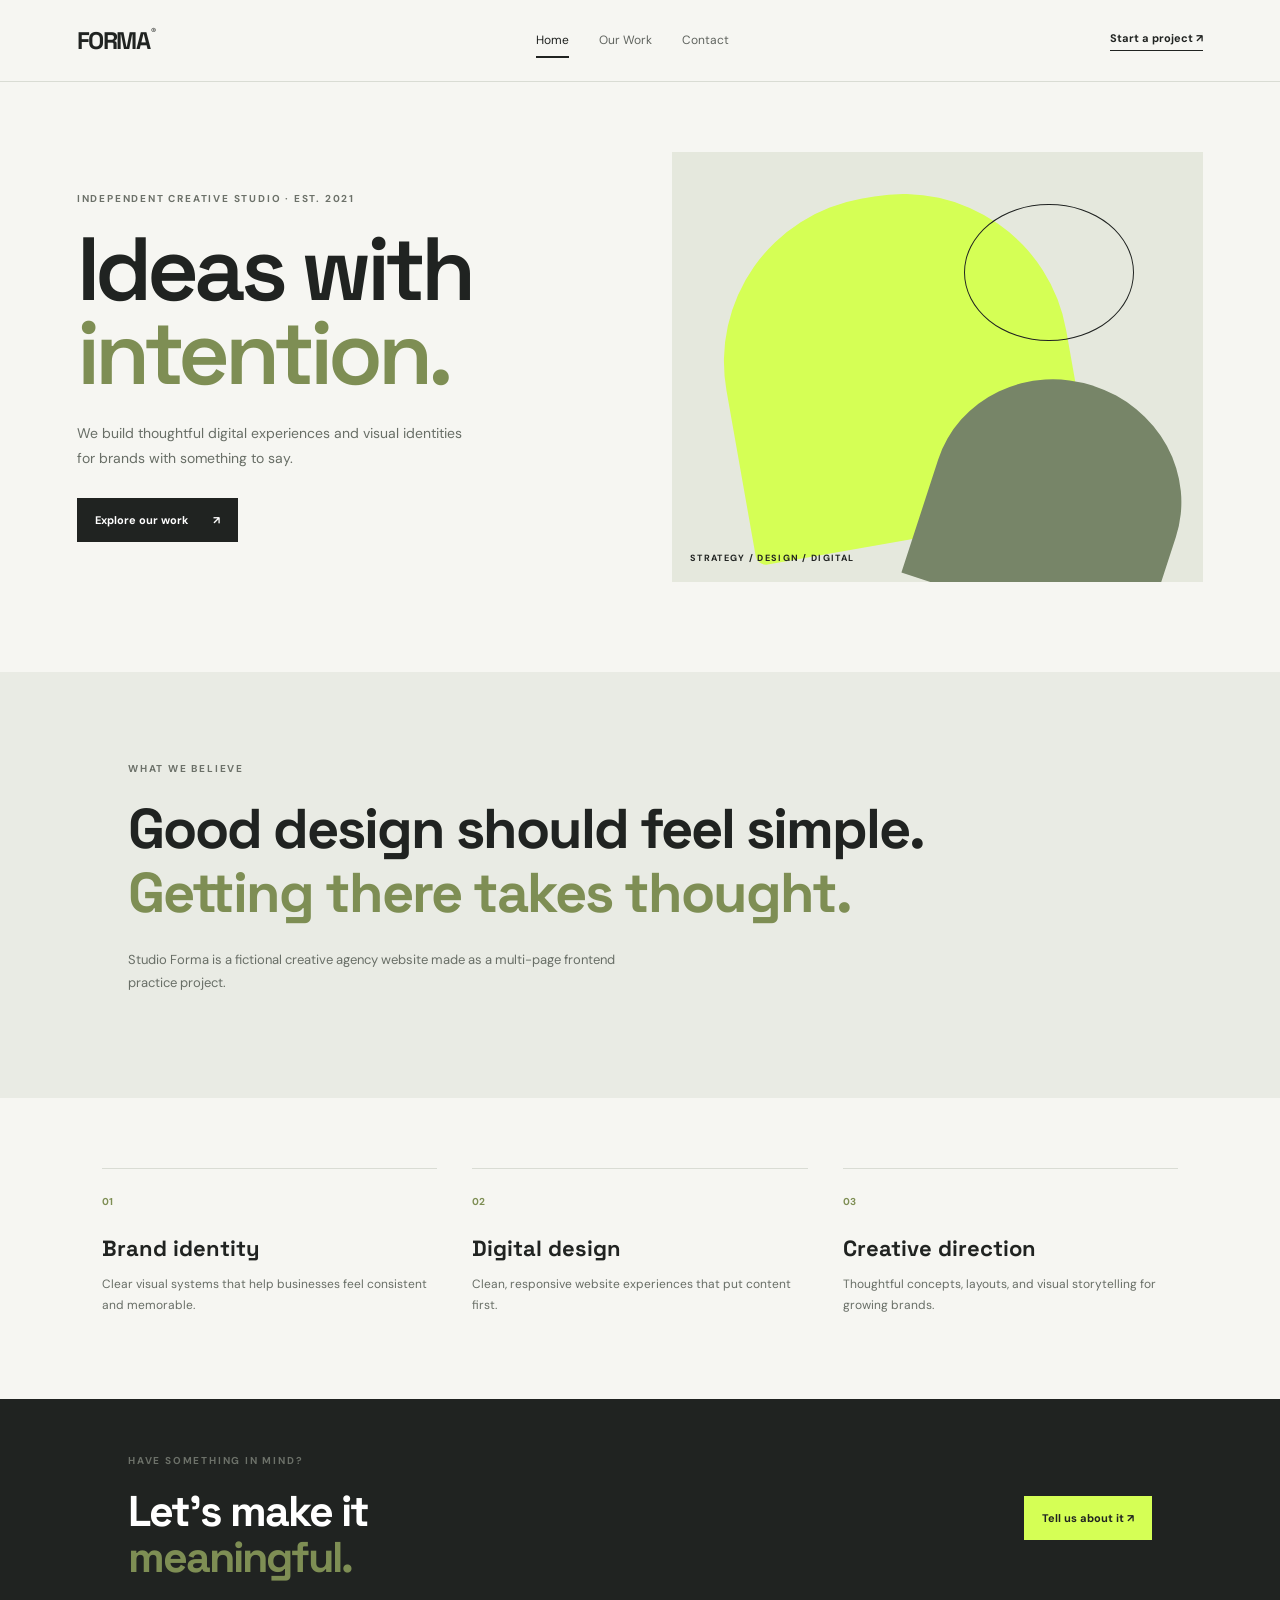
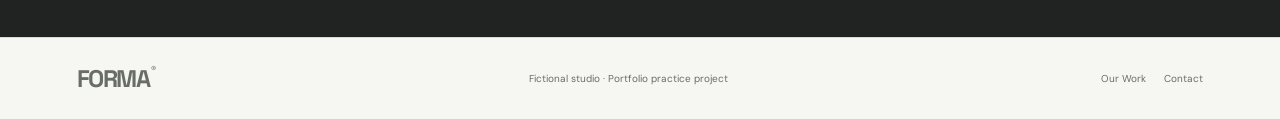
<file: index.html>
<!doctype html>
<html lang="en"><head><meta charset="utf-8"><meta name="viewport" content="width=device-width, initial-scale=1"><title>Studio Forma | Home</title><link rel="stylesheet" href="style.css"></head>
<body><header class="header"><a class="wordmark" href="index.html">FORMA<span>®</span></a><nav><a class="active" href="index.html">Home</a><a href="work.html">Our Work</a><a href="contact.html">Contact</a></nav><a class="header-cta" href="contact.html">Start a project ↗</a></header>
<main><section class="hero"><div class="hero-text"><p class="eyebrow">INDEPENDENT CREATIVE STUDIO · EST. 2021</p><h1>Ideas with<br><span>intention.</span></h1><p>We build thoughtful digital experiences and visual identities for brands with something to say.</p><a class="btn" href="work.html">Explore our work <span>↗</span></a></div><div class="hero-visual"><div class="shape shape-a"></div><div class="shape shape-b"></div><div class="shape shape-c"></div><div class="visual-caption">STRATEGY / DESIGN / DIGITAL</div></div></section>
<section class="manifesto"><p class="eyebrow">WHAT WE BELIEVE</p><h2>Good design should feel simple.<br><em>Getting there takes thought.</em></h2><p>Studio Forma is a fictional creative agency website made as a multi-page frontend practice project.</p></section>
<section class="services"><article><span>01</span><h3>Brand identity</h3><p>Clear visual systems that help businesses feel consistent and memorable.</p></article><article><span>02</span><h3>Digital design</h3><p>Clean, responsive website experiences that put content first.</p></article><article><span>03</span><h3>Creative direction</h3><p>Thoughtful concepts, layouts, and visual storytelling for growing brands.</p></article></section>
<section class="bottom-cta"><div><p class="eyebrow">HAVE SOMETHING IN MIND?</p><h2>Let’s make it<br><em>meaningful.</em></h2></div><a class="btn btn-light" href="contact.html">Tell us about it ↗</a></section></main>
<footer><a class="wordmark" href="index.html">FORMA<span>®</span></a><p>Fictional studio · Portfolio practice project</p><div><a href="work.html">Our Work</a><a href="contact.html">Contact</a></div></footer><script src="script.js"></script></body></html>
</file>
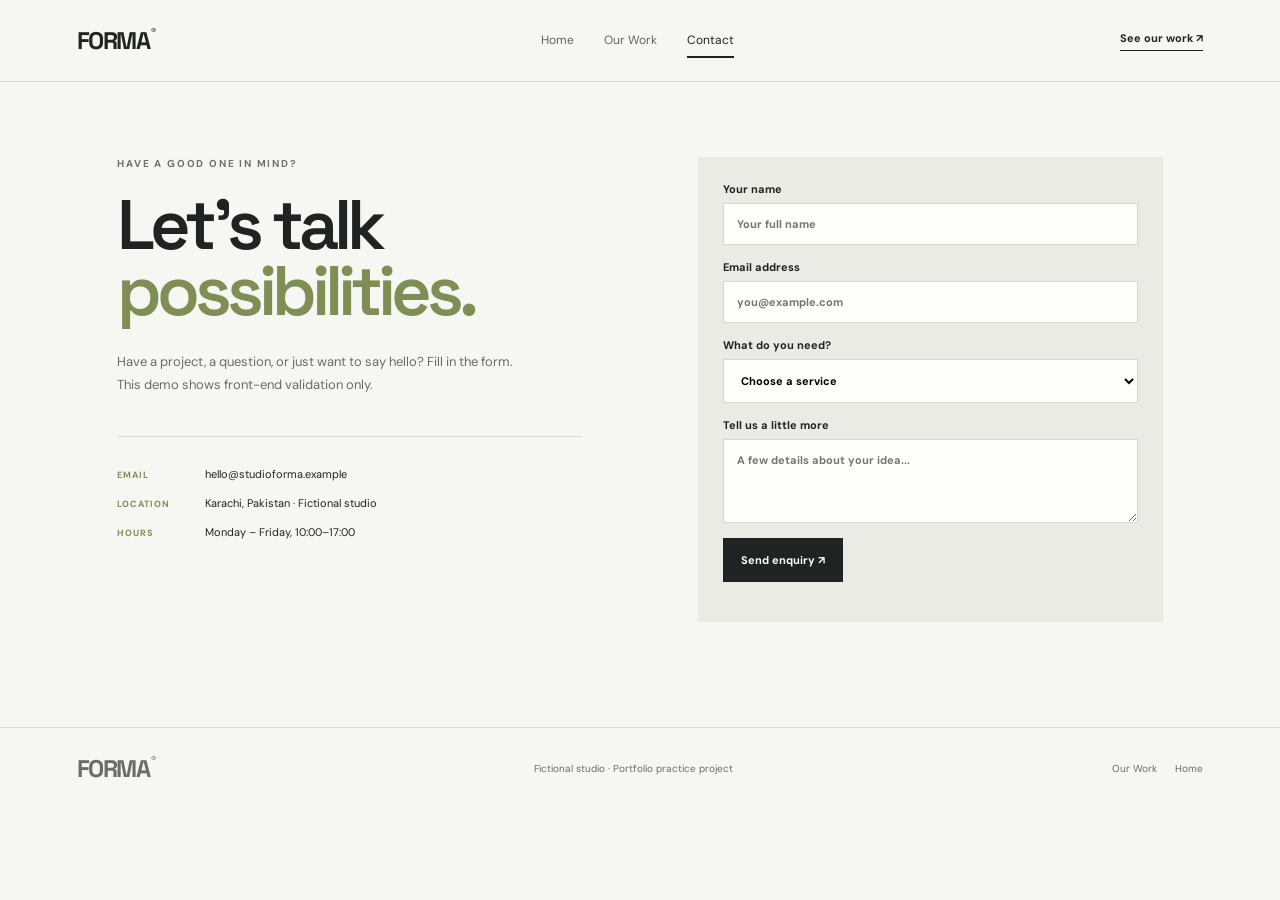
<file: contact.html>
<!doctype html>
<html lang="en"><head><meta charset="utf-8"><meta name="viewport" content="width=device-width, initial-scale=1"><title>Studio Forma | Contact</title><link rel="stylesheet" href="style.css"></head>
<body><header class="header"><a class="wordmark" href="index.html">FORMA<span>®</span></a><nav><a href="index.html">Home</a><a href="work.html">Our Work</a><a class="active" href="contact.html">Contact</a></nav><a class="header-cta" href="work.html">See our work ↗</a></header>
<main class="page"><section class="contact-layout"><div><p class="eyebrow">HAVE A GOOD ONE IN MIND?</p><h1>Let’s talk<br><em>possibilities.</em></h1><p class="contact-copy">Have a project, a question, or just want to say hello? Fill in the form. This demo shows front-end validation only.</p><div class="contact-details"><p><span>EMAIL</span> hello@studioforma.example</p><p><span>LOCATION</span> Karachi, Pakistan · Fictional studio</p><p><span>HOURS</span> Monday – Friday, 10:00–17:00</p></div></div>
<form class="contact-form" id="projectForm"><label>Your name<input id="name" required placeholder="Your full name"></label><label>Email address<input id="email" type="email" required placeholder="you@example.com"></label><label>What do you need?<select id="service" required><option value="">Choose a service</option><option>Brand identity</option><option>Website design</option><option>Creative campaign</option><option>Something else</option></select></label><label>Tell us a little more<textarea id="message" rows="4" required placeholder="A few details about your idea..."></textarea></label><button class="btn" type="submit">Send enquiry ↗</button><p id="formMessage" class="form-message" aria-live="polite"></p></form></section></main>
<footer><a class="wordmark" href="index.html">FORMA<span>®</span></a><p>Fictional studio · Portfolio practice project</p><div><a href="work.html">Our Work</a><a href="index.html">Home</a></div></footer><script src="script.js"></script></body></html>
</file>
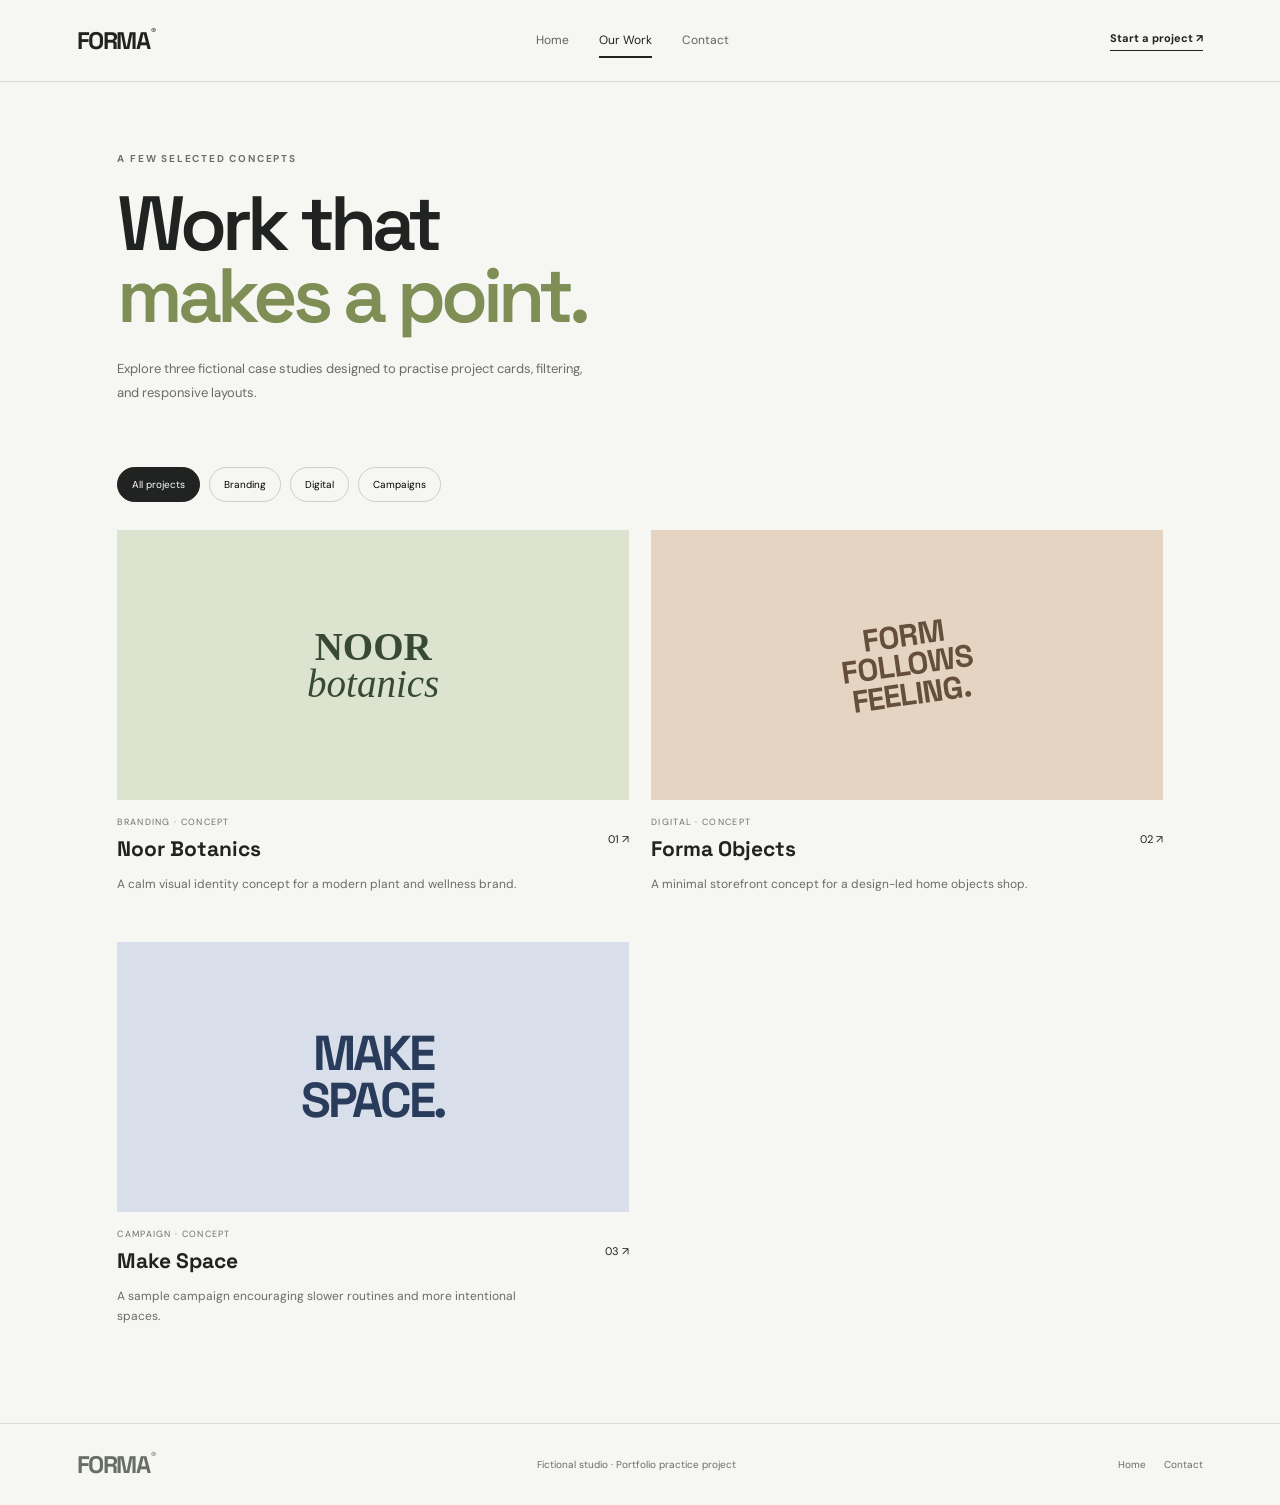
<file: work.html>
<!doctype html>
<html lang="en"><head><meta charset="utf-8"><meta name="viewport" content="width=device-width, initial-scale=1"><title>Studio Forma | Our Work</title><link rel="stylesheet" href="style.css"></head>
<body><header class="header"><a class="wordmark" href="index.html">FORMA<span>®</span></a><nav><a href="index.html">Home</a><a class="active" href="work.html">Our Work</a><a href="contact.html">Contact</a></nav><a class="header-cta" href="contact.html">Start a project ↗</a></header>
<main class="page"><section class="page-intro"><p class="eyebrow">A FEW SELECTED CONCEPTS</p><h1>Work that<br><em>makes a point.</em></h1><p>Explore three fictional case studies designed to practise project cards, filtering, and responsive layouts.</p></section>
<div class="filters" role="group" aria-label="Filter projects"><button class="filter active" data-filter="All">All projects</button><button class="filter" data-filter="Branding">Branding</button><button class="filter" data-filter="Digital">Digital</button><button class="filter" data-filter="Campaign">Campaigns</button></div>
<section class="work-grid" id="workGrid">
<article class="work-card" data-category="Branding"><div class="work-art art-one"><span>NOOR<br><i>botanics</i></span></div><div class="work-meta"><div><p>BRANDING · CONCEPT</p><h2>Noor Botanics</h2></div><span>01 ↗</span></div><p class="work-desc">A calm visual identity concept for a modern plant and wellness brand.</p></article>
<article class="work-card" data-category="Digital"><div class="work-art art-two"><span>FORM<br>FOLLOWS<br>FEELING.</span></div><div class="work-meta"><div><p>DIGITAL · CONCEPT</p><h2>Forma Objects</h2></div><span>02 ↗</span></div><p class="work-desc">A minimal storefront concept for a design-led home objects shop.</p></article>
<article class="work-card" data-category="Campaign"><div class="work-art art-three"><span>MAKE<br>SPACE.</span></div><div class="work-meta"><div><p>CAMPAIGN · CONCEPT</p><h2>Make Space</h2></div><span>03 ↗</span></div><p class="work-desc">A sample campaign encouraging slower routines and more intentional spaces.</p></article>
</section></main>
<footer><a class="wordmark" href="index.html">FORMA<span>®</span></a><p>Fictional studio · Portfolio practice project</p><div><a href="index.html">Home</a><a href="contact.html">Contact</a></div></footer><script src="script.js"></script></body></html>
</file>
<file: style.css>
@import url('https://fonts.googleapis.com/css2?family=DM+Sans:wght@400;500;600;700&family=Space+Grotesk:wght@400;500;600;700&display=swap');
:root{--black:#202321;--white:#f6f6f2;--lime:#d5ff55;--grey:#9a9f98;--line:#d9dcd4}*{box-sizing:border-box}body{margin:0;background:var(--white);color:var(--black);font-family:'DM Sans',Arial,sans-serif}a{color:inherit;text-decoration:none}.header{height:82px;padding:0 6vw;display:flex;justify-content:space-between;align-items:center;gap:22px;border-bottom:1px solid var(--line)}.wordmark{font-family:'Space Grotesk',sans-serif;font-weight:700;font-size:24px;letter-spacing:-1.5px}.wordmark span{font-size:10px;vertical-align:top;margin-left:2px}.header nav{display:flex;gap:30px;font-size:12px;color:#60645f}.header nav a{padding:8px 0}.header nav a:hover,.header nav .active{color:var(--black);border-bottom:2px solid var(--black)}.header-cta{font-size:11px;font-weight:700;border-bottom:1px solid var(--black);padding-bottom:5px}.hero{display:grid;grid-template-columns:1fr 1fr;gap:5vw;align-items:center;padding:55px 6vw 75px;min-height:590px}.eyebrow{font-size:10px;letter-spacing:1.8px;font-weight:700;color:#6c7169;margin:0 0 22px}.hero h1,.page-intro h1,.contact-layout h1{font-family:'Space Grotesk',sans-serif;font-size:clamp(55px,7vw,90px);line-height:.94;letter-spacing:-5px;margin:0 0 26px;font-weight:600}.hero h1 span,.page-intro h1 em,.contact-layout h1 em,.manifesto h2 em,.bottom-cta h2 em{font-style:normal;color:#7e8e54}.hero-text>p:not(.eyebrow){max-width:390px;font-size:14px;line-height:1.8;color:#686e66;margin-bottom:27px}.btn{display:inline-flex;align-items:center;justify-content:center;gap:25px;padding:15px 18px;background:var(--black);color:white;border:0;font:inherit;font-size:11px;font-weight:700;cursor:pointer}.btn:hover{background:#4a5145}.hero-visual{height:430px;position:relative;background:#e5e8dd;overflow:hidden}.shape{position:absolute}.shape-a{width:65%;height:80%;left:10%;top:10%;background:var(--lime);border-radius:48% 48% 3% 3%;transform:rotate(-10deg)}.shape-b{width:47%;height:55%;right:4%;bottom:-8%;background:#778568;border-radius:50% 50% 0 0;transform:rotate(18deg)}.shape-c{width:32%;height:32%;right:13%;top:12%;border:1px solid var(--black);border-radius:50%}.visual-caption{position:absolute;bottom:18px;left:18px;font-size:9px;letter-spacing:1.3px;font-weight:700}.manifesto{padding:90px 10vw;background:#e9ebe4}.manifesto h2{font-family:'Space Grotesk',sans-serif;font-size:clamp(32px,4.5vw,56px);line-height:1.15;letter-spacing:-2px;margin:0 0 22px}.manifesto>p:last-child{font-size:13px;color:#686e66;max-width:510px;line-height:1.8}.services{display:grid;grid-template-columns:repeat(3,1fr);gap:35px;padding:70px 8vw}.services article{border-top:1px solid var(--line);padding-top:20px}.services span{font-size:10px;color:#7e8e54;font-weight:700}.services h3{font-family:'Space Grotesk',sans-serif;font-size:22px;margin:24px 0 10px}.services p{font-size:12px;line-height:1.8;color:#686e66}.bottom-cta{display:flex;justify-content:space-between;align-items:center;padding:55px 10vw;background:var(--black);color:white}.bottom-cta h2{font-family:'Space Grotesk',sans-serif;font-size:43px;line-height:1.08;letter-spacing:-2px;margin:0}.btn-light{background:var(--lime);color:var(--black)}.btn-light:hover{background:#e2ff91}footer{display:flex;align-items:center;justify-content:space-between;gap:20px;padding:25px 6vw;border-top:1px solid var(--line);font-size:10px;color:#686e66}footer p{margin:0}footer div{display:flex;gap:18px}.page{max-width:1250px;margin:auto;padding:55px 8vw 85px}.page-intro{padding:15px 0 35px}.page-intro h1{font-size:clamp(52px,6vw,78px)}.page-intro>p:last-child{max-width:470px;color:#686e66;font-size:13px;line-height:1.8}.filters{display:flex;gap:9px;flex-wrap:wrap;margin:15px 0 28px}.filter{border:1px solid #cdd1c8;background:transparent;padding:10px 14px;border-radius:100px;font:inherit;font-size:10px;cursor:pointer}.filter.active,.filter:hover{background:var(--black);border-color:var(--black);color:white}.work-grid{display:grid;grid-template-columns:repeat(2,1fr);gap:35px 22px}.work-card[hidden]{display:none}.work-art{height:270px;display:grid;place-items:center;overflow:hidden;position:relative}.work-art span{position:relative;font-family:'Space Grotesk',sans-serif;font-size:35px;line-height:.95;letter-spacing:-1px;font-weight:700;text-align:center}.art-one{background:#dce4cf;color:#384a35}.art-one span{font-family:Georgia,serif;font-size:39px;letter-spacing:0}.art-one i{font-weight:400}.art-two{background:#e5d4c2;color:#654e3b}.art-two span{transform:rotate(-8deg);font-size:31px}.art-three{background:#d8dfeb;color:#293c5b}.art-three span{font-size:49px;letter-spacing:-3px}.work-meta{display:flex;justify-content:space-between;align-items:center;margin-top:16px}.work-meta p{font-size:9px;letter-spacing:1.3px;color:#6b7169;margin:0 0 7px}.work-meta h2{font-family:'Space Grotesk',sans-serif;font-size:21px;margin:0}.work-meta>span{font-size:11px}.work-desc{font-size:12px;color:#686e66;line-height:1.7;max-width:410px}.contact-layout{display:grid;grid-template-columns:1fr 1fr;gap:9vw;padding:20px 0}.contact-layout h1{font-size:clamp(48px,5.5vw,70px)}.contact-copy{font-size:13px;line-height:1.8;color:#686e66;max-width:420px}.contact-details{margin-top:40px;border-top:1px solid var(--line);padding-top:15px}.contact-details p{font-size:11px;margin:15px 0}.contact-details span{display:inline-block;width:85px;color:#7e8e54;font-size:9px;font-weight:700;letter-spacing:1px}.contact-form{background:#e9ebe4;padding:25px;display:grid;gap:15px;align-self:start}.contact-form label{display:grid;gap:7px;font-size:11px;font-weight:700}.contact-form input,.contact-form textarea,.contact-form select{font:inherit;padding:13px;border:1px solid #d5d9d0;background:#fdfdf9;width:100%;min-width:0}.contact-form textarea{resize:vertical}.contact-form .btn{justify-self:start}.form-message{font-size:11px;color:#536b38;line-height:1.5;margin:0}
@media(max-width:760px){.header{height:auto;min-height:75px;flex-wrap:wrap;padding:18px 5vw}.header nav{order:3;width:100%;justify-content:center;gap:25px}.hero{grid-template-columns:1fr;padding:40px 6vw;gap:30px}.hero-visual{height:330px}.services{grid-template-columns:1fr;gap:20px;padding:45px 8vw}.bottom-cta{align-items:flex-start;flex-direction:column;gap:25px}.page{padding:40px 6vw 60px}.contact-layout{grid-template-columns:1fr;gap:35px}.work-grid{grid-template-columns:1fr 1fr}.work-art{height:210px}footer{flex-wrap:wrap}footer p{order:3;width:100%}}
@media(max-width:480px){.work-grid{grid-template-columns:1fr}.work-art{height:245px}.hero h1{letter-spacing:-3px}.manifesto{padding:55px 7vw}.bottom-cta{padding:40px 7vw}.contact-form{padding:18px}}
</file>
